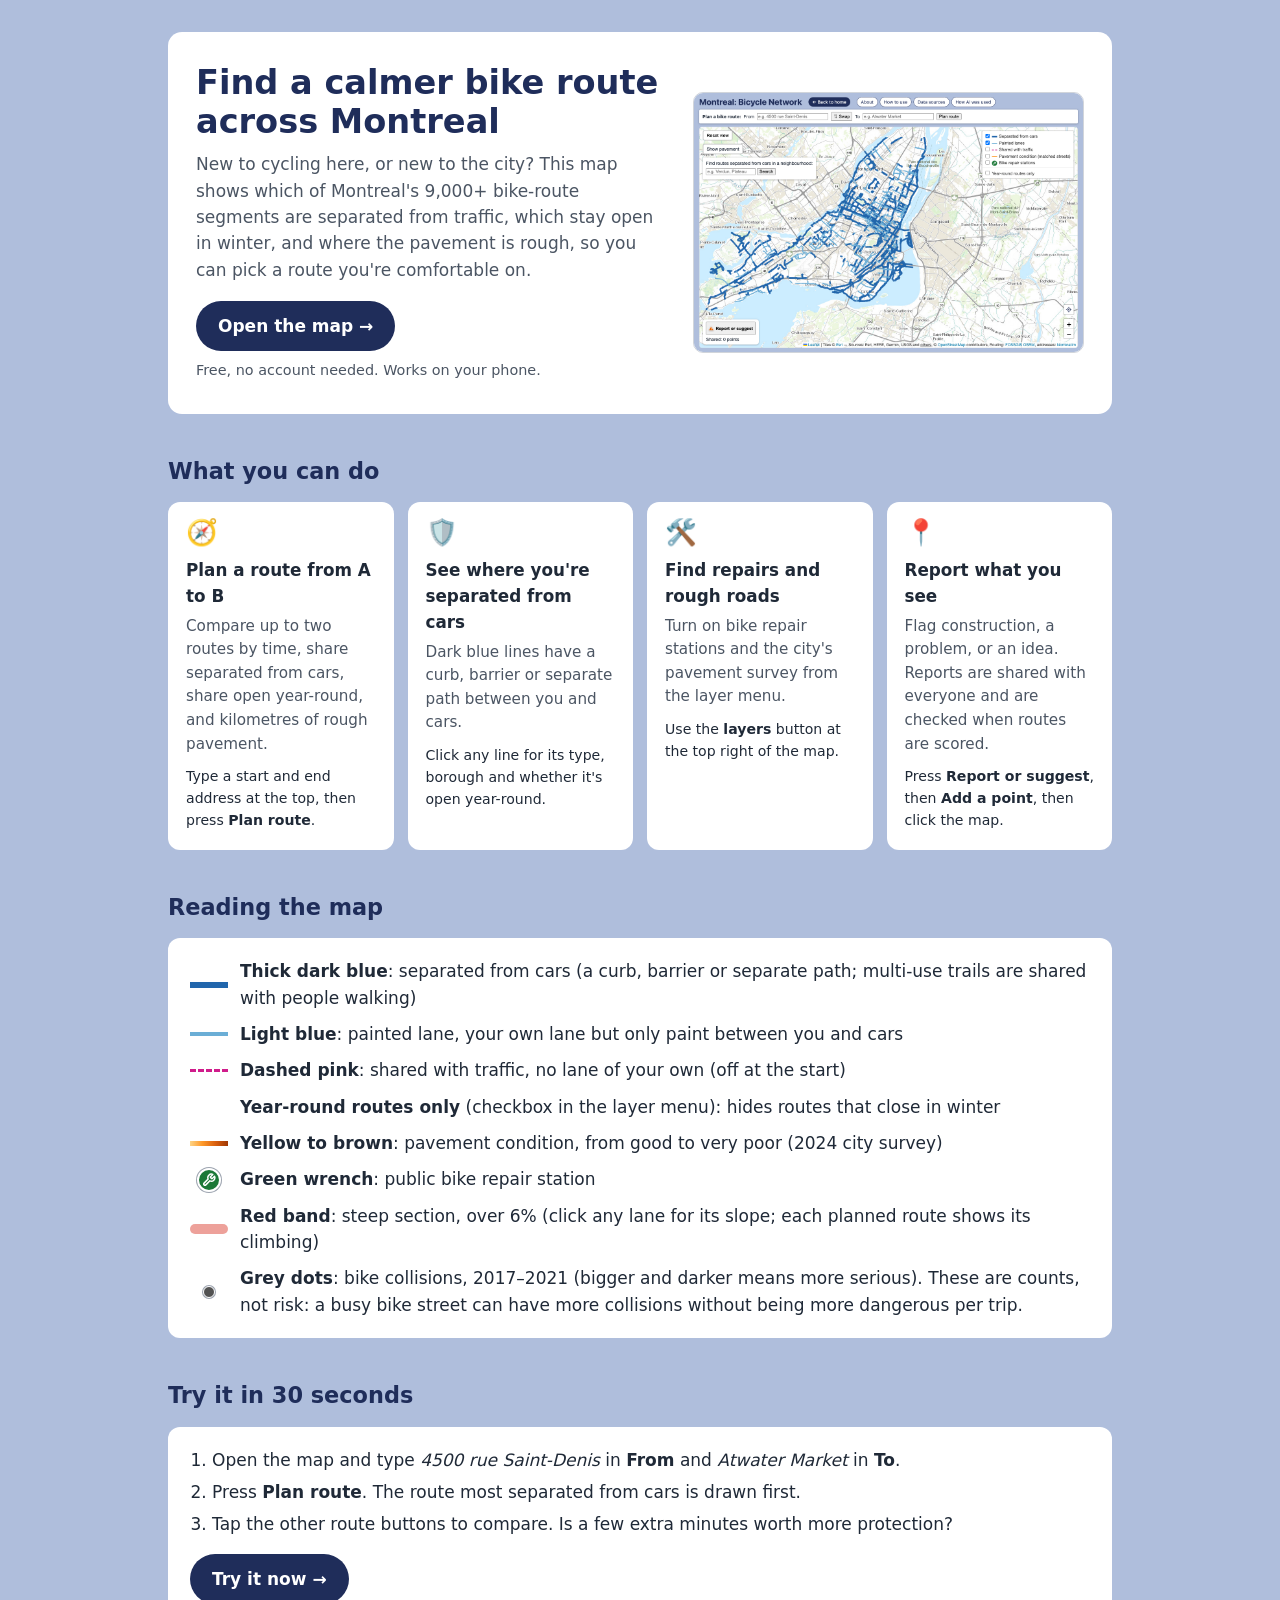
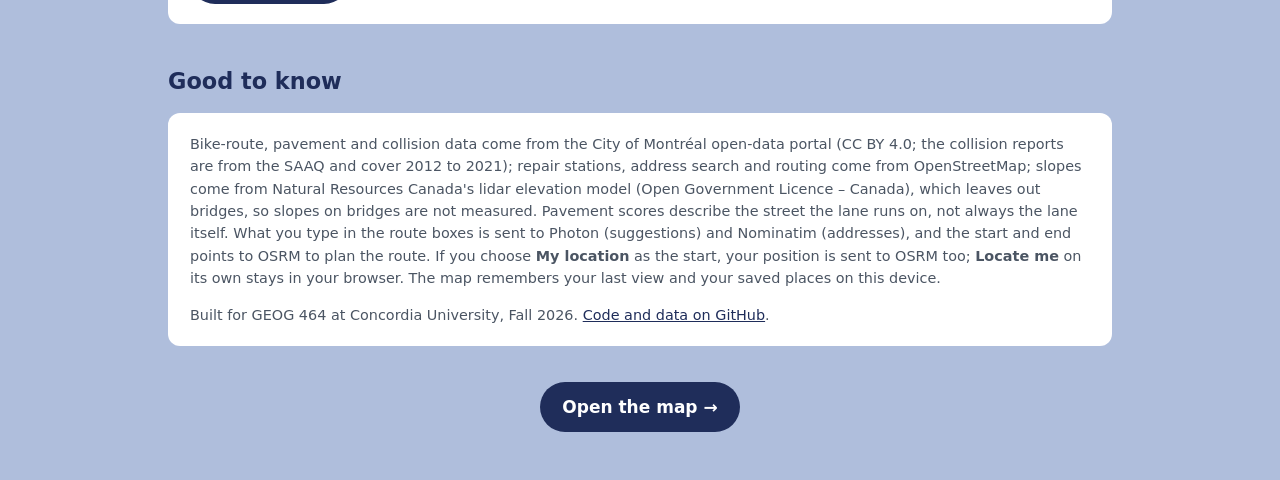
<file: site/index.html>
<!DOCTYPE html>
<html lang="en">
<head>
  <meta charset="utf-8">
  <meta name="viewport" content="width=device-width, initial-scale=1">
  <title>Montreal Bicycle Network: find calmer routes</title>
  <meta name="description" content="A map of Montreal's bike network that shows which routes are separated from traffic, open in winter, and on good pavement.">
  <style>
    :root {
      --accent: #1f2d5a;
      --page-background: #afbedc;
      --text: #1f2937;
      --muted: #4b5563;
      --separated: #2166ac;
      --painted: #6baed6;
      --shared: #d01c8b;
      --repair: #1b7837;
    }
    * { box-sizing: border-box; }
    body {
      margin: 0;
      font-family: system-ui, -apple-system, BlinkMacSystemFont, "Segoe UI", sans-serif;
      font-size: 17px;
      line-height: 1.55;
      background: var(--page-background);
      color: var(--text);
    }
    a { color: var(--accent); }
    .skip { position: absolute; left: -999px; }
    .skip:focus { left: 12px; top: 12px; background: white; padding: 6px 10px; z-index: 10; }

    main { max-width: 980px; margin: 0 auto; padding: 32px 18px 48px; }

    .hero {
      background: white;
      border-radius: 14px;
      padding: 32px 28px;
      display: grid;
      grid-template-columns: 1.2fr 1fr;
      gap: 28px;
      align-items: center;
    }
    .hero h1 { margin: 0 0 10px; font-size: 2.1rem; line-height: 1.15; color: var(--accent); }
    .hero p { margin: 0 0 18px; color: var(--muted); }
    .hero img { width: 100%; border-radius: 10px; border: 1px solid #d1d5db; display: block; }

    .cta {
      display: inline-block;
      padding: 12px 22px;
      background: var(--accent);
      color: white;
      text-decoration: none;
      font-weight: 600;
      border-radius: 999px;
    }
    .cta:hover, .cta:focus-visible { background: #2c3f7d; }
    .cta:focus-visible { outline: 3px solid #fbbf24; outline-offset: 3px; }
    .cta-note { display: block; margin-top: 8px; font-size: 0.9rem; color: var(--muted); }

    h2 { color: var(--accent); margin: 40px 0 14px; font-size: 1.4rem; }

    .tasks {
      list-style: none; padding: 0; margin: 0;
      display: grid; grid-template-columns: repeat(auto-fit, minmax(210px, 1fr)); gap: 14px;
    }
    .tasks li { background: white; border-radius: 12px; padding: 18px; }
    .tasks .icon { font-size: 1.6rem; line-height: 1; }
    .tasks h3 { margin: 8px 0 6px; font-size: 1.05rem; }
    .tasks p { margin: 0; color: var(--muted); font-size: 0.95rem; }
    .tasks .how { margin-top: 10px; font-size: 0.88rem; color: var(--text); }

    .panel { background: white; border-radius: 12px; padding: 20px 22px; }
    .legend { list-style: none; padding: 0; margin: 0; display: grid; gap: 10px; }
    .legend li { display: flex; gap: 12px; align-items: center; }
    .swatch { flex: none; width: 38px; height: 0; border-top: 5px solid; }
    .swatch.separated { border-color: var(--separated); border-top-width: 6px; }
    .swatch.painted { border-color: var(--painted); border-top-width: 4px; }
    .swatch.shared { border-color: var(--shared); border-top-width: 3px; border-top-style: dashed; }
    .swatch.pavement { border-image: linear-gradient(90deg, #fed98e, #fe9929, #d95f0e, #993404) 1; }
    .swatch.steep { border-top-width: 10px; border-color: rgba(215, 48, 31, 0.45); border-radius: 5px; }
    .dot { flex: none; display: flex; align-items: center; justify-content: center; width: 24px; height: 24px; margin: 0 7px; border-radius: 50%; background: var(--repair); color: white; border: 2px solid white; box-shadow: 0 0 0 1px #9ca3af; }
    .dot.collision { width: 12px; height: 12px; margin: 0 13px; border-width: 1px; background: #525252; }

    .steps { margin: 0; padding-left: 1.3em; }
    .steps li { margin-bottom: 6px; }

    .fine { font-size: 0.9rem; color: var(--muted); }
    footer { margin-top: 36px; text-align: center; }

    @media (max-width: 760px) {
      .hero { grid-template-columns: 1fr; padding: 24px 20px; }
      .hero h1 { font-size: 1.7rem; }
    }
  </style>
</head>
<body>
  <a class="skip" href="map.html">Skip to the map</a>
  <main>
    <section class="hero">
      <div>
        <h1>Find a calmer bike route across Montreal</h1>
        <p>
          New to cycling here, or new to the city? This map shows which of Montreal's
          9,000+ bike-route segments are separated from traffic, which stay open in winter,
          and where the pavement is rough, so you can pick a route you're comfortable on.
        </p>
        <a class="cta" href="map.html">Open the map →</a>
        <span class="cta-note">Free, no account needed. Works on your phone.</span>
      </div>
      <img src="img/preview.png" alt="The map of Montreal with its bike lanes drawn in blue, the route planner above it and the map controls around it.">
    </section>

    <h2>What you can do</h2>
    <ul class="tasks">
      <li>
        <span class="icon" aria-hidden="true">🧭</span>
        <h3>Plan a route from A to B</h3>
        <p>Compare up to two routes by time, share separated from cars, share open year-round, and kilometres of rough pavement.</p>
        <p class="how">Type a start and end address at the top, then press <strong>Plan route</strong>.</p>
      </li>
      <li>
        <span class="icon" aria-hidden="true">🛡️</span>
        <h3>See where you're separated from cars</h3>
        <p>Dark blue lines have a curb, barrier or separate path between you and cars.</p>
        <p class="how">Click any line for its type, borough and whether it's open year-round.</p>
      </li>
      <li>
        <span class="icon" aria-hidden="true">🛠️</span>
        <h3>Find repairs and rough roads</h3>
        <p>Turn on bike repair stations and the city's pavement survey from the layer menu.</p>
        <p class="how">Use the <strong>layers</strong> button at the top right of the map.</p>
      </li>
      <li>
        <span class="icon" aria-hidden="true">📍</span>
        <h3>Report what you see</h3>
        <p>Flag construction, a problem, or an idea. Reports are shared with everyone and are checked when routes are scored.</p>
        <p class="how">Press <strong>Report or suggest</strong>, then <strong>Add a point</strong>, then click the map.</p>
      </li>
    </ul>

    <h2>Reading the map</h2>
    <div class="panel">
      <ul class="legend">
        <li><span class="swatch separated" aria-hidden="true"></span><span><strong>Thick dark blue</strong>: separated from cars (a curb, barrier or separate path; multi-use trails are shared with people walking)</span></li>
        <li><span class="swatch painted" aria-hidden="true"></span><span><strong>Light blue</strong>: painted lane, your own lane but only paint between you and cars</span></li>
        <li><span class="swatch shared" aria-hidden="true"></span><span><strong>Dashed pink</strong>: shared with traffic, no lane of your own (off at the start)</span></li>
        <li><span class="swatch" aria-hidden="true" style="border-color: transparent"></span><span><strong>Year-round routes only</strong> (checkbox in the layer menu): hides routes that close in winter</span></li>
        <li><span class="swatch pavement" aria-hidden="true"></span><span><strong>Yellow to brown</strong>: pavement condition, from good to very poor (2024 city survey)</span></li>
        <li><span class="dot" aria-hidden="true"><svg viewBox="0 0 24 24" width="14" height="14" fill="none" stroke="currentColor" stroke-width="2.5" stroke-linecap="round" stroke-linejoin="round"><path d="M14.7 6.3a1 1 0 0 0 0 1.4l1.6 1.6a1 1 0 0 0 1.4 0l3.77-3.77a6 6 0 0 1-7.94 7.94l-6.91 6.91a2.12 2.12 0 0 1-3-3l6.91-6.91a6 6 0 0 1 7.94-7.94l-3.76 3.76z"/></svg></span><span><strong>Green wrench</strong>: public bike repair station</span></li>
        <li><span class="swatch steep" aria-hidden="true"></span><span><strong>Red band</strong>: steep section, over 6% (click any lane for its slope; each planned route shows its climbing)</span></li>
        <li><span class="dot collision" aria-hidden="true"></span><span><strong>Grey dots</strong>: bike collisions, 2017–2021 (bigger and darker means more serious). These are counts, not risk: a busy bike street can have more collisions without being more dangerous per trip.</span></li>
      </ul>
    </div>

    <h2>Try it in 30 seconds</h2>
    <div class="panel">
      <ol class="steps">
        <li>Open the map and type <em>4500 rue Saint-Denis</em> in <strong>From</strong> and <em>Atwater Market</em> in <strong>To</strong>.</li>
        <li>Press <strong>Plan route</strong>. The route most separated from cars is drawn first.</li>
        <li>Tap the other route buttons to compare. Is a few extra minutes worth more protection?</li>
      </ol>
      <p style="margin:16px 0 0"><a class="cta" href="map.html">Try it now →</a></p>
    </div>

    <h2>Good to know</h2>
    <div class="panel fine">
      <p style="margin-top:0">
        Bike-route, pavement and collision data come from the City of Montréal open-data portal (CC BY 4.0;
        the collision reports are from the SAAQ and cover 2012 to 2021);
        repair stations, address search and routing come from OpenStreetMap; slopes come from Natural Resources Canada's
        lidar elevation model (Open Government Licence – Canada), which leaves out bridges, so slopes on bridges are not
        measured. Pavement scores describe the street the lane
        runs on, not always the lane itself. What you type in the route boxes is sent to Photon (suggestions) and
        Nominatim (addresses), and the start and end points to OSRM to plan the route. If you choose
        <strong>My location</strong> as the start, your position is sent to OSRM too; <strong>Locate me</strong> on its own
        stays in your browser. The map remembers your last view and your saved places on this device.
      </p>
      <p style="margin-bottom:0">
        Built for GEOG 464 at Concordia University, Fall 2026.
        <a href="https://github.com/destinbb/GEOG464">Code and data on GitHub</a>.
      </p>
    </div>

    <footer><a class="cta" href="map.html">Open the map →</a></footer>
  </main>
</body>
</html>
</file>
